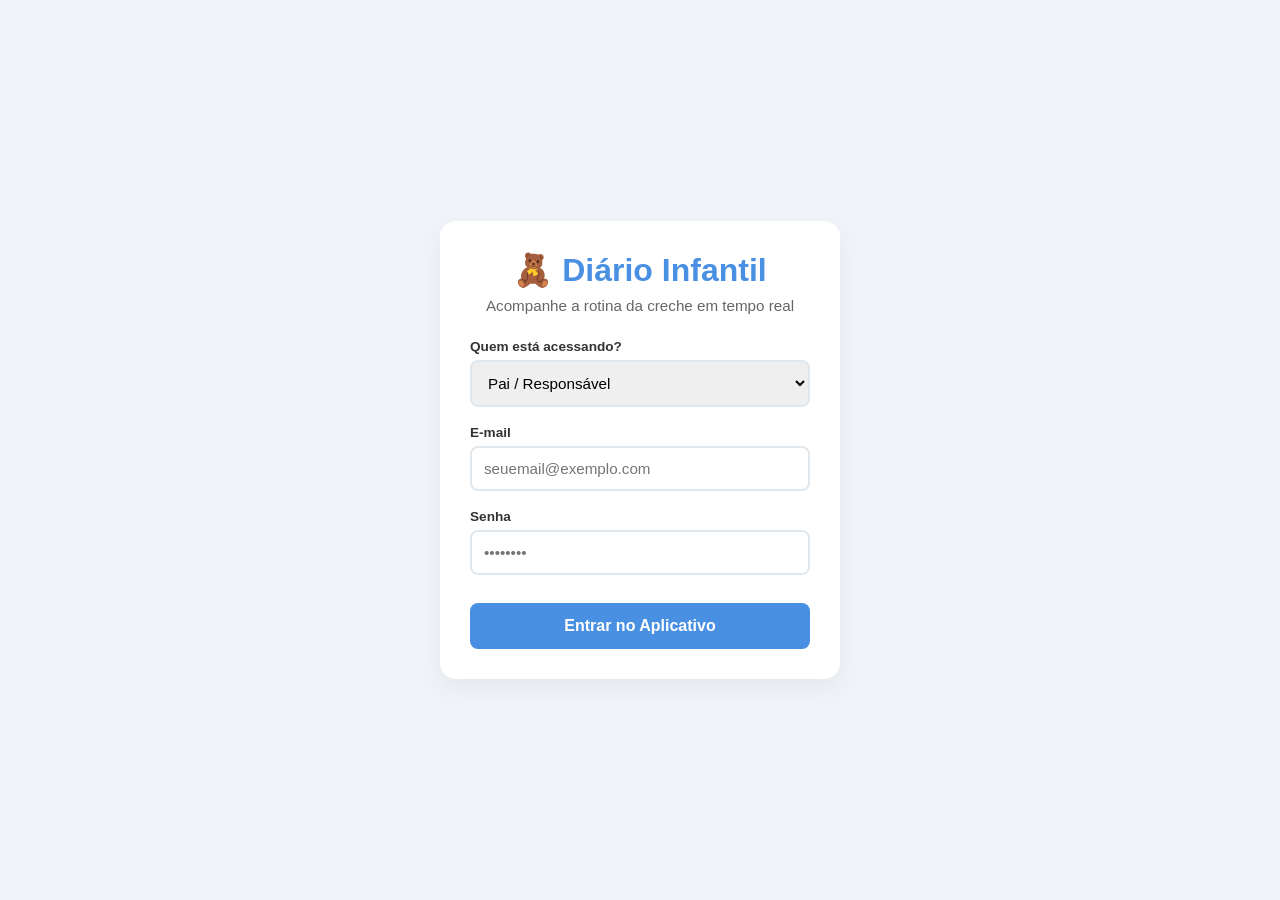
<file: index.html>
<!DOCTYPE html>
<html lang="pt">
<head>
    <meta charset="UTF-8">
    <meta name="viewport" content="width=device-width, initial-scale=1.0">
    <title>Diário Infantil - Login</title>
    <link rel="stylesheet" href="css/style.css">
    
</head>
<body>

    <div class="login-card">
        <div class="logo">🧸 Diário Infantil</div>
        <p class="subtitle">Acompanhe a rotina da creche em tempo real</p>

        <form>
            <div class="form-group">
                <label for="perfil">Quem está acessando?</label>
                <select id="perfil">
                    <option value="pai">Pai / Responsável</option>
                    <option value="professor">Professor / Gestão</option>
                </select>
            </div>

            <div class="form-group">
                <label for="email">E-mail</label>
                <input type="email" id="email" placeholder="seuemail@exemplo.com" required>
            </div>

            <div class="form-group">
                <label for="senha">Senha</label>
                <input type="password" id="senha" placeholder="••••••••" required>
            </div>

            <button type="submit" class="btn-submit">Entrar no Aplicativo</button>
        </form>
    </div>
    <!-- LINK PARA O SEU ARQUIVO JAVASCRIPT -->
    <script src="script.js"></script>

</body>
</html>
</file>
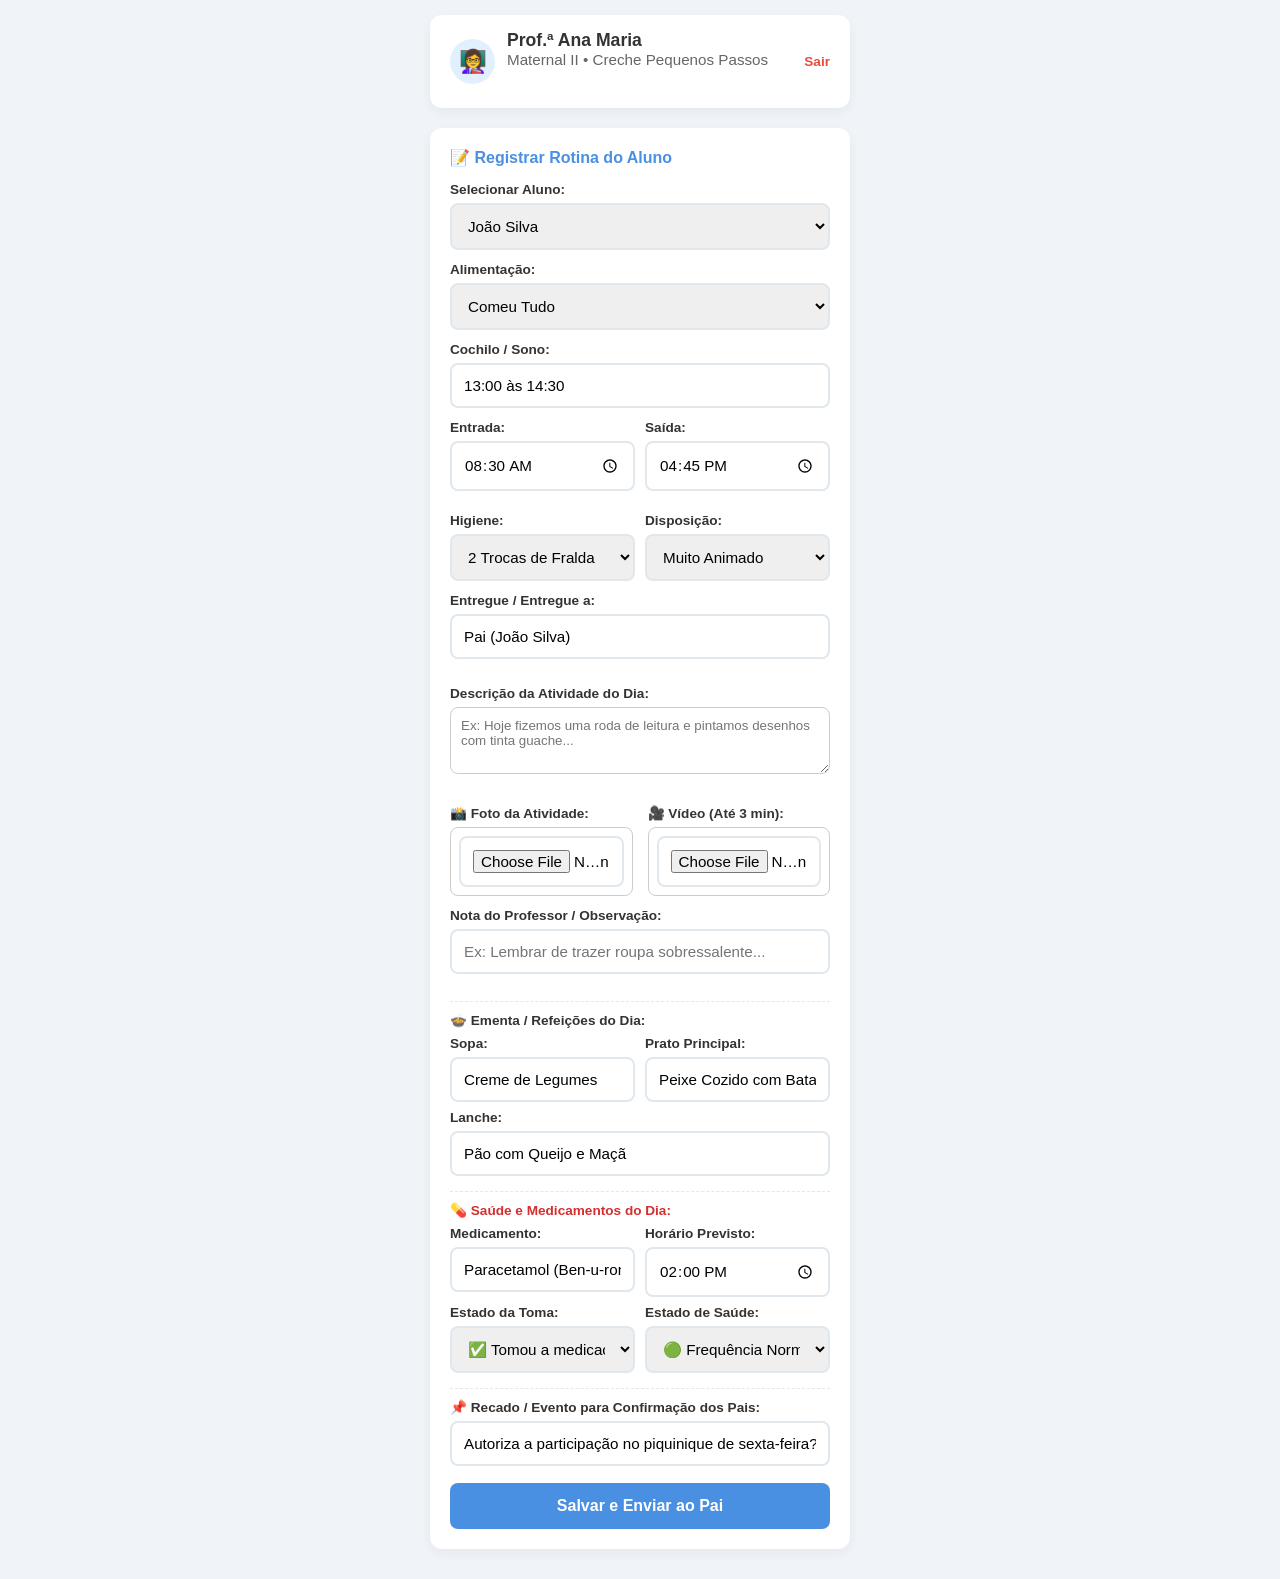
<file: dashboard.html>
<!DOCTYPE html>
<html lang="pt">

<head>
    <meta charset="UTF-8">
    <meta name="viewport" content="width=device-width, initial-scale=1.0">
    <title>Diário Infantil - Painel do Professor</title>
    <link rel="stylesheet" href="css/style.css">
</head>

<body>

    <div class="container">
        <!-- Cabeçalho -->
        <header>
            <div class="user-info">
                <div class="avatar">👩‍🏫</div>
                <div>
                    <div class="title">Prof.ª Ana Maria</div>
                    <div class="subtitle">Maternal II • Creche Pequenos Passos</div>
                </div>
            </div>
            <a href="index.html" class="btn-voltar">Sair</a>
        </header>

        <!-- Formulário de Lançamento Diário -->
        <div class="card-rotina">
            <h3>📝 Registrar Rotina do Aluno</h3>

            <form class="form-dashboard" style="display: flex; flex-direction: column; gap: 12px; margin-top: 15px;">
                <!-- ALERTA DE RESPOSTA DO PAI NO PAINEL DO PROFESSOR -->
<div id="alerta-resposta-pai" style="display: none; padding: 12px; margin-bottom: 15px; border-radius: 8px; font-weight: bold; text-align: center;"></div>
                <div>
                    <label>Selecionar Aluno:</label>
                    <select id="aluno-select">
                        <option value="1">João Silva</option>
                        <option value="2">Maria Oliveira</option>
                        <option value="3">Pedro Santos</option>
                    </select>
                </div>

                <div>
                    <label>Alimentação:</label>
                    <select id="alimentacao">
                        <option>Comeu Tudo</option>
                        <option>Comeu Parcialmente</option>
                        <option>Recusou a Refeição</option>
                    </select>
                </div>

                <div>
                    <label>Cochilo / Sono:</label>
                    <input type="text" id="cochilo" placeholder="Ex: 13:00 às 14:30" value="13:00 às 14:30">
                </div>
                <!-- NOVOS CAMPOS: REGISTO DE ENTRADA E SAÍDA -->
                <div style="display: flex; gap: 10px;">
                    <div style="flex: 1;">
                        <label>Entrada:</label>
                        <input type="time" id="hora-entrada" value="08:30">
                    </div>
                    <div style="flex: 1;">
                        <label>Saída:</label>
                        <input type="time" id="hora-saida" value="16:45">
                    </div>
                </div>
                <!-- NOVOS CAMPOS: HIGIENE E DISPOSIÇÃO -->
                <div style="display: flex; gap: 10px; margin-top: 10px; align-items: flex-end;">
                    <div style="flex: 1;">
                        <label>Higiene:</label>
                        <select id="higiene-select">
                            <option value="Sem Trocas">Sem Trocas</option>
                            <option value="1 Troca de Fralda">1 Troca de Fralda</option>
                            <option value="2 Trocas de Fralda" selected>2 Trocas de Fralda</option>
                            <option value="3+ Trocas / Banho">3+ Trocas / Banho</option>
                            <option value="Uso do Uno / Sanita">Uso do Uno / Sanita</option>
                        </select>
                    </div>
                    <div style="flex: 1;">
                        <label>Disposição:</label>
                        <select id="disposicao-select">
                            <option value="Muito Animado" selected>Muito Animado</option>
                            <option value="Tranquilo / Calmo">Tranquilo / Calmo</option>
                            <option value="Choroso / Sensível">Choroso / Sensível</option>
                            <option value="Cansado / Sem Energia">Cansado / Sem Energia</option>
                        </select>
                    </div>
                </div>

                <div>
                    <label>Entregue / Entregue a:</label>
                    <input type="text" id="responsavel-busca" placeholder="Ex: Pai (João Silva), Avó Maria..."
                        value="Pai (João Silva)">
                </div>
                               
                <!-- BLOCO: ATIVIDADE DO DIA (DESCRIÇÃO E MÍDIAS) -->
                <div style="margin-top: 15px;">
                    <label style="font-weight: bold; display: block; margin-bottom: 6px;">Descrição da Atividade do
                        Dia:</label>
                    <textarea id="atividade-texto" rows="3"
                        style="width: 100%; box-sizing: border-box; padding: 10px; border-radius: 8px; border: 1px solid #ccc; font-family: inherit;"
                        placeholder="Ex: Hoje fizemos uma roda de leitura e pintamos desenhos com tinta guache..."></textarea>
                </div>

                <div style="display: flex; gap: 15px; margin-top: 15px; align-items: flex-start;">
                    <div style="flex: 1;">
                        <label style="font-weight: bold; display: block; margin-bottom: 6px;">📸 Foto da
                            Atividade:</label>
                        <div style="background-color: #fff; padding: 8px; border: 1px solid #ccc; border-radius: 8px;">
                            <input type="file" id="foto-input" accept="image/*" style="width: 100%;">
                        </div>
                    </div>

                    <div style="flex: 1;">
                        <label style="font-weight: bold; display: block; margin-bottom: 6px;">🎥 Vídeo (Até 3
                            min):</label>
                        <div style="background-color: #fff; padding: 8px; border: 1px solid #ccc; border-radius: 8px;">
                            <input type="file" id="video-input" accept="video/*" style="width: 100%;">
                        </div>
                    </div>
                </div>

                <div>
                    <label>Nota do Professor / Observação:</label>
                    <input type="text" id="observacao" placeholder="Ex: Lembrar de trazer roupa sobressalente...">
                </div>
                <!-- NOVO BLOCO: EMENTA DO DIA -->
                <div style="margin-top: 15px; border-top: 1px dashed #e1e8ed; padding-top: 10px;">
                    <label style="font-weight: bold; color: #333;">🍲 Ementa / Refeições do Dia:</label>

                    <div style="display: flex; gap: 10px; margin-top: 8px;">
                        <div style="flex: 1;">
                            <label>Sopa:</label>
                            <input type="text" id="ementa-sopa" placeholder="Ex: Creme de Cenoura"
                                value="Creme de Legumes">
                        </div>
                        <div style="flex: 1;">
                            <label>Prato Principal:</label>
                            <input type="text" id="ementa-prato" placeholder="Ex: Arroz de Frango"
                                value="Peixe Cozido com Batata e Brocolos">
                        </div>
                    </div>

                    <div style="margin-top: 8px;">
                        <label>Lanche:</label>
                        <input type="text" id="ementa-lanche" placeholder="Ex: Fruta e Pão com Manteiga"
                            value="Pão com Queijo e Maçã">
                    </div>
                    <!-- BLOCO DE SAÚDE E MEDICAMENTOS -->
                    <div style="margin-top: 15px; border-top: 1px dashed #e1e8ed; padding-top: 10px;">
                        <label style="font-weight: bold; color: #d32f2f;">💊 Saúde e Medicamentos do Dia:</label>

                        <div style="display: flex; gap: 10px; margin-top: 8px;">
                            <div style="flex: 1;">
                                <label>Medicamento:</label>
                                <input type="text" id="med-nome" placeholder="Ex: Amoxicilina, Paracetamol..."
                                    value="Paracetamol (Ben-u-ron)">
                            </div>
                            <div style="flex: 1;">
                                <label>Horário Previsto:</label>
                                <input type="time" id="med-hora" value="14:00">
                            </div>
                        </div>

                        <div style="display: flex; gap: 10px; margin-top: 8px;">
                            <div style="flex: 1;">
                                <label>Estado da Toma:</label>
                                <select id="med-status">
                                    <option value="Tomou a medicação" selected>✅ Tomou a medicação</option>
                                    <option value="Não necessitou">⚪ Não necessitou</option>
                                    <option value="Pendente / A aguardar">⏳ Pendente / A aguardar</option>
                                </select>
                            </div>
                            <!-- NOVO BLOCO: VÍDEO DA ATIVIDADE -->

                            <div style="flex: 1;">
                                <label>Estado de Saúde:</label>
                                <select id="saude-baixa">
                                    <option value="🟢 Frequência Normal" selected>🟢 Frequência Normal</option>
                                    <option value="🟡 Em casa (Aviso de Febre)">🟡 Em casa (Aviso de Febre)</option>
                                    <option value="🔴 Em Baixa Médica">🔴 Em Baixa Médica</option>
                                </select>
                            </div>
                        </div>
                    </div>
                    <!-- NOVO BLOCO: RECADOS E AUTORIZAÇÕES -->
                    <div style="margin-top: 15px; border-top: 1px dashed #e1e8ed; padding-top: 10px;">
                        <label style="font-weight: bold; color: #333;">📌 Recado / Evento para Confirmação dos
                            Pais:</label>
                        <input type="text" id="recado-texto"
                            placeholder="Ex: Autoriza a participação no piquinique de sexta-feira?"
                            value="Autoriza a participação no piquinique de sexta-feira?">
                    </div>
                </div>
                <button type="submit" class="btn-submit" style="margin-top: 5px;">Salvar e Enviar ao Pai</button>

            </form>
        </div>
    </div>

    <script src="script.js"></script>
</body>

</html>
</file>
<file: css/style.css>
* {
            box-sizing: border-box;
            margin: 0;
            padding: 0;
            font-family: 'Segoe UI', Tahoma, Geneva, Verdana, sans-serif;
        }

        body {
            background-color: #f0f4f8;
            display: flex;
            justify-content: center;
            align-items: center;
            min-height: 100vh;
            padding: 20px;
        }

        .login-card {
            background: #ffffff;
            width: 100%;
            max-width: 400px;
            padding: 30px;
            border-radius: 16px;
            box-shadow: 0 10px 25px rgba(0, 0, 0, 0.05);
            text-align: center;
        }

        .logo {
            font-size: 2rem;
            font-weight: bold;
            color: #4A90E2;
            margin-bottom: 8px;
        }

        .subtitle {
            color: #666;
            font-size: 0.95rem;
            margin-bottom: 25px;
        }

        .form-group {
            margin-bottom: 18px;
            text-align: left;
        }

        label {
            display: block;
            font-size: 0.85rem;
            color: #333;
            font-weight: 600;
            margin-bottom: 6px;
        }

        input, select {
            width: 100%;
            padding: 12px;
            border: 2px solid #e1e8ed;
            border-radius: 8px;
            font-size: 0.95rem;
            outline: none;
            transition: border-color 0.2s;
        }

        input:focus, select:focus {
            border-color: #4A90E2;
        }

        .btn-submit {
            width: 100%;
            padding: 14px;
            background-color: #4A90E2;
            color: white;
            border: none;
            border-radius: 8px;
            font-size: 1rem;
            font-weight: bold;
            cursor: pointer;
            margin-top: 10px;
            transition: background 0.2s;
        }

        .btn-submit:hover {
            background-color: #357ABD;
        }

        /* ==========================================
   ESTILOS GLOBAIS & RESET
   ========================================== */
* {
    box-sizing: border-box;
    margin: 0;
    padding: 0;
    font-family: 'Segoe UI', Tahoma, Geneva, Verdana, sans-serif;
}

body {
    background-color: #f0f4f8;
    display: flex;
    justify-content: center;
    min-height: 100vh;
    padding: 15px;
}

/* ==========================================
   TELA DE LOGIN (index.html)
   ========================================== */
.login-card {
    background: #ffffff;
    width: 100%;
    max-width: 400px;
    padding: 30px;
    border-radius: 16px;
    box-shadow: 0 10px 25px rgba(0, 0, 0, 0.05);
    text-align: center;
    margin: auto;
}

.logo {
    font-size: 2rem;
    font-weight: bold;
    color: #4A90E2;
    margin-bottom: 8px;
}

.subtitle {
    color: #666;
    font-size: 0.95rem;
    margin-bottom: 25px;
}

.form-group {
    margin-bottom: 18px;
    text-align: left;
}

label {
    display: block;
    font-size: 0.85rem;
    color: #333;
    font-weight: 600;
    margin-bottom: 6px;
}

input, select {
    width: 100%;
    padding: 12px;
    border: 2px solid #e1e8ed;
    border-radius: 8px;
    font-size: 0.95rem;
    outline: none;
    transition: border-color 0.2s;
}

input:focus, select:focus {
    border-color: #4A90E2;
}

.btn-submit {
    width: 100%;
    padding: 14px;
    background-color: #4A90E2;
    color: white;
    border: none;
    border-radius: 8px;
    font-size: 1rem;
    font-weight: bold;
    cursor: pointer;
    margin-top: 10px;
    transition: background 0.2s;
}

.btn-submit:hover {
    background-color: #357ABD;
}

/* ==========================================
   TELA DO FEED (feed.html)
   ========================================== */
.container {
    width: 100%;
    max-width: 420px;
}

header {
    background: #ffffff;
    padding: 15px 20px;
    border-radius: 12px;
    display: flex;
    align-items: center;
    justify-content: space-between;
    box-shadow: 0 4px 12px rgba(0,0,0,0.05);
    margin-bottom: 20px;
}

.user-info {
    display: flex;
    align-items: center;
    gap: 12px;
}

.avatar {
    width: 45px;
    height: 45px;
    background: #e1f0ff;
    border-radius: 50%;
    display: flex;
    align-items: center;
    justify-content: center;
    font-size: 1.4rem;
}

.title {
    font-size: 1.1rem;
    color: #333;
    font-weight: bold;
}

.btn-voltar {
    text-decoration: none;
    color: #e74c3c;
    font-size: 0.85rem;
    font-weight: 600;
}

.card-rotina {
    background: white;
    padding: 20px;
    border-radius: 12px;
    margin-bottom: 15px;
    box-shadow: 0 4px 12px rgba(0,0,0,0.05);
}

.card-rotina h3 {
    font-size: 1rem;
    color: #4A90E2;
    margin-bottom: 12px;
    display: flex;
    align-items: center;
    gap: 8px;
}

.info-grid {
    display: grid;
    grid-template-columns: 1fr 1fr;
    gap: 10px;
}

.info-box {
    background: #f8fafc;
    padding: 10px;
    border-radius: 8px;
    border: 1px solid #eef2f6;
}

.info-box span {
    display: block;
    font-size: 0.75rem;
    color: #888;
    margin-bottom: 3px;
}

.info-box strong {
    font-size: 0.9rem;
    color: #333;
}

.observacao-box {
    margin-top: 12px;
    padding: 10px;
    background: #fff8e6;
    border-left: 4px solid #ffc107;
    border-radius: 4px;
    font-size: 0.85rem;
    color: #555;
}
</file>
